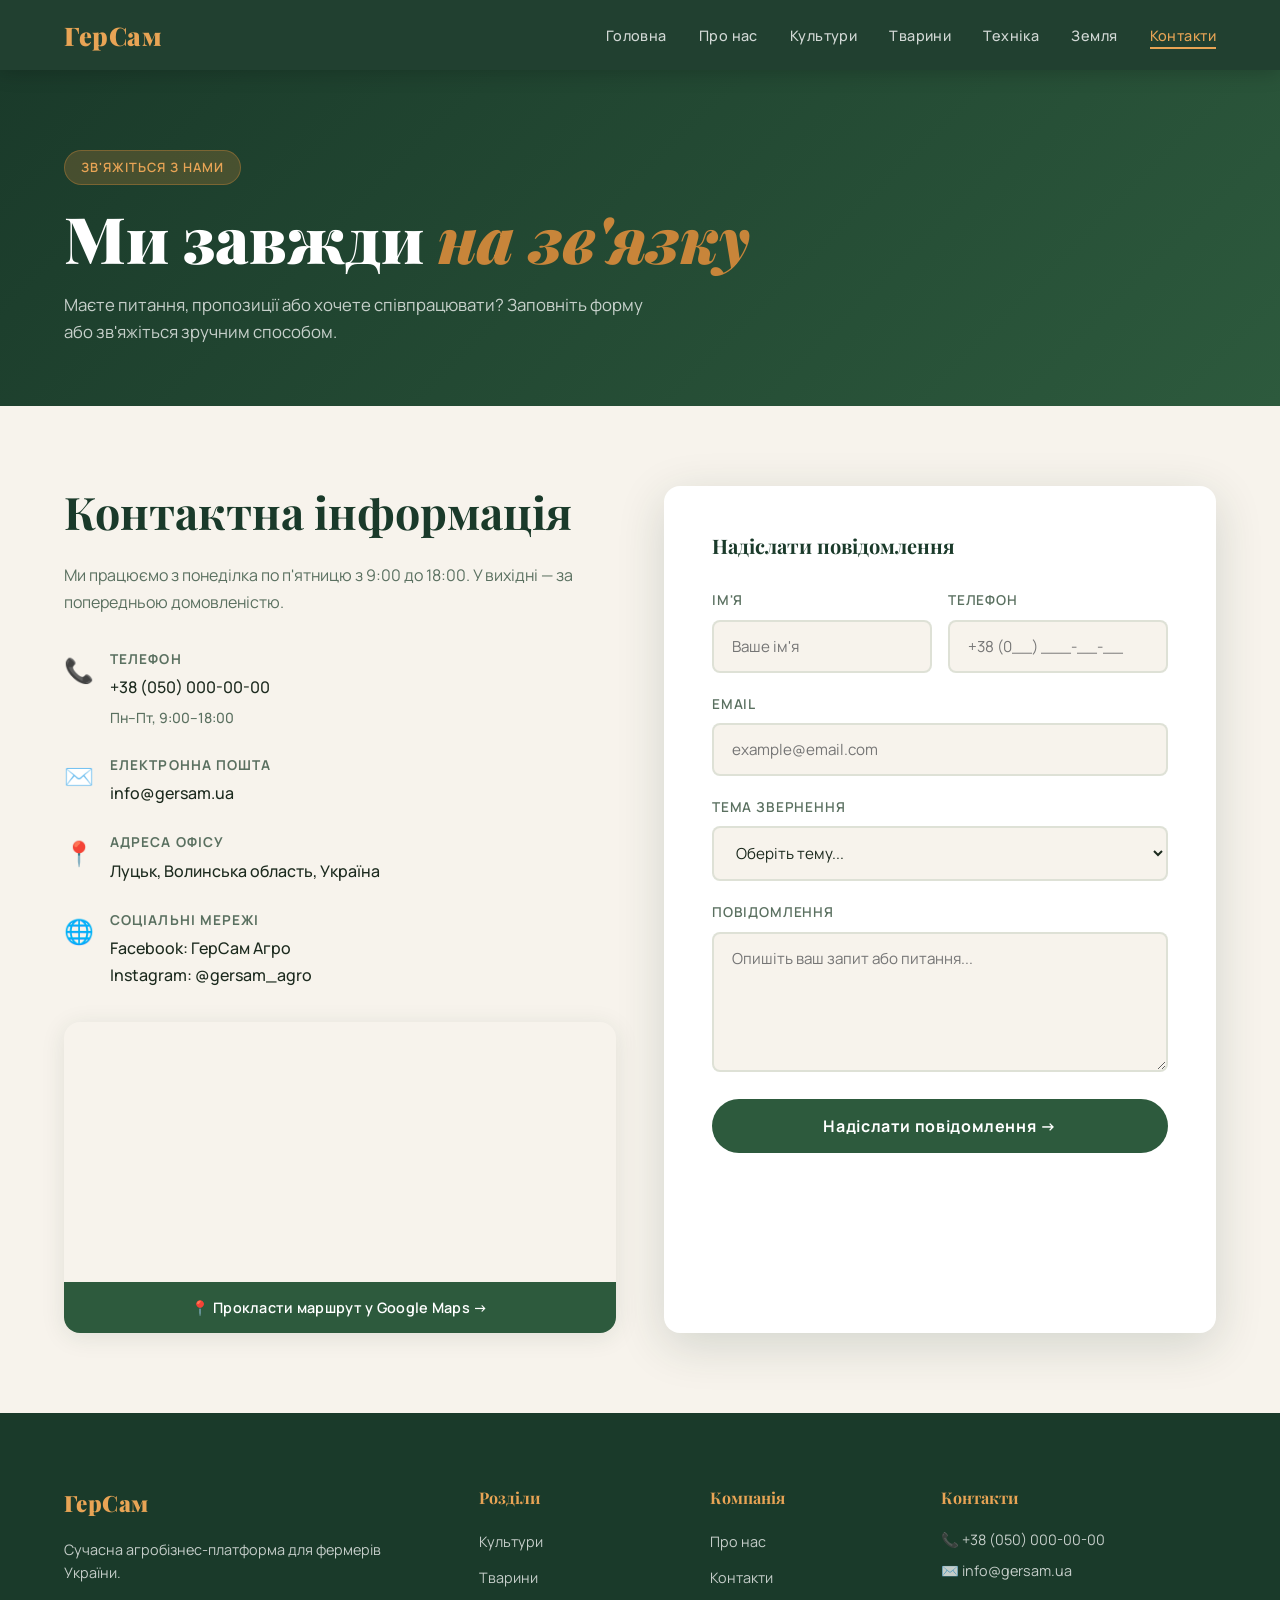
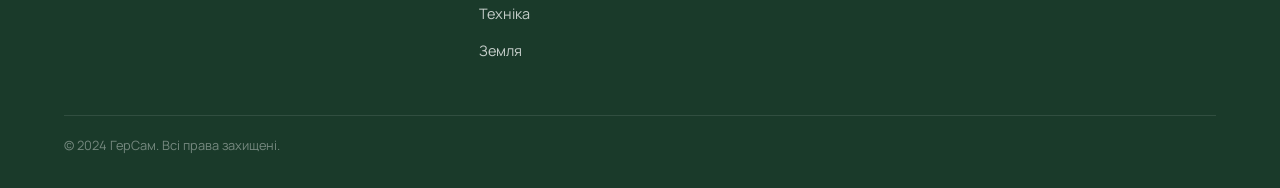
<file: contacts.html>
<!DOCTYPE html>
<html lang="uk">
<head>
  <meta charset="UTF-8">
  <meta name="viewport" content="width=device-width, initial-scale=1.0">
  <title>Контакти — ГерСам</title>
  <link rel="stylesheet" href="style.css">
  <link href="https://fonts.googleapis.com/css2?family=Playfair+Display:wght@700;900&family=Manrope:wght@300;400;500;600&display=swap" rel="stylesheet">
</head>
<body>
  <nav class="navbar">
    <a href="index.html" class="logo">ГерСам</a>
    <ul class="nav-links">
      <li><a href="index.html">Головна</a></li>
      <li><a href="about.html">Про нас</a></li>
      <li><a href="cultures.html">Культури</a></li>
      <li><a href="animals.html">Тварини</a></li>
      <li><a href="tech.html">Техніка</a></li>
      <li><a href="land.html">Земля</a></li>
      <li><a href="contacts.html" class="active">Контакти</a></li>
    </ul>
    <button class="burger" onclick="toggleMenu()">&#9776;</button>
  </nav>

  <section class="page-hero">
    <span class="hero-tag">Зв'яжіться з нами</span>
    <h1>Ми завжди <em>на зв'язку</em></h1>
    <p>Маєте питання, пропозиції або хочете співпрацювати? Заповніть форму або зв'яжіться зручним способом.</p>
  </section>

  <div class="contact-grid">
    <div class="contact-info">
      <h2>Контактна інформація</h2>
      <p>Ми працюємо з понеділка по п'ятницю з 9:00 до 18:00. У вихідні — за попередньою домовленістю.</p>

      <div class="contact-item">
        <div class="contact-item-icon">📞</div>
        <div>
          <h4>Телефон</h4>
          <p>+38 (050) 000-00-00</p>
          <p style="color:var(--text-muted); font-size:.88rem; margin-top:4px;">Пн–Пт, 9:00–18:00</p>
        </div>
      </div>

      <div class="contact-item">
        <div class="contact-item-icon">✉️</div>
        <div>
          <h4>Електронна пошта</h4>
          <p>info@gersam.ua</p>
        </div>
      </div>

      <div class="contact-item">
        <div class="contact-item-icon">📍</div>
        <div>
          <h4>Адреса офісу</h4>
          <p>Луцьк, Волинська область, Україна</p>
        </div>
      </div>

      <div class="contact-item">
        <div class="contact-item-icon">🌐</div>
        <div>
          <h4>Соціальні мережі</h4>
          <p>Facebook: ГерСам Агро</p>
          <p>Instagram: @gersam_agro</p>
        </div>
      </div>

      <!-- Google Maps embed -->
      <div style="margin-top: 32px; border-radius: var(--radius); overflow: hidden; box-shadow: var(--shadow);">
        <!-- Iframe карта -->
        <iframe
          src="https://maps.google.com/maps?q=50.9146796,25.0712212&hl=uk&z=15&output=embed"
          width="100%"
          height="260"
          style="display:block; border:0;"
          allowfullscreen=""
          loading="lazy"
          referrerpolicy="no-referrer-when-downgrade"
          title="Розташування ТОВ ГерСам">
        </iframe>
        <!-- Кнопка "Відкрити в Google Maps" -->
        <a href="https://www.google.com/maps/place/%D0%A2%D0%9E%D0%92+%D0%93%D1%96%D1%80%D0%A1%D0%B0%D0%BC/@50.9146796,25.0712212,15z"
           target="_blank"
           rel="noopener noreferrer"
           style="
             display: flex;
             align-items: center;
             justify-content: center;
             gap: 8px;
             padding: 14px 20px;
             background: var(--green);
             color: #fff;
             font-family: var(--ff-body);
             font-weight: 600;
             font-size: 0.9rem;
             letter-spacing: 0.02em;
             transition: background 0.2s;
             text-decoration: none;
           "
           onmouseover="this.style.background='var(--green-mid)'"
           onmouseout="this.style.background='var(--green)'">
          📍 Прокласти маршрут у Google Maps →
        </a>
      </div>

    </div>

    <div class="contact-form-card">
      <h3>Надіслати повідомлення</h3>
      <div class="form-row">
        <div class="form-group">
          <label>Ім'я</label>
          <input type="text" placeholder="Ваше ім'я">
        </div>
        <div class="form-group">
          <label>Телефон</label>
          <input type="tel" placeholder="+38 (0__) ___-__-__">
        </div>
      </div>
      <div class="form-group">
        <label>Email</label>
        <input type="email" placeholder="example@email.com">
      </div>
      <div class="form-group">
        <label>Тема звернення</label>
        <select>
          <option value="">Оберіть тему...</option>
          <option>Культури — загальне питання</option>
          <option>Тварини — консультація</option>
          <option>Техніка — оренда або купівля</option>
          <option>Земля — пошук або продаж</option>
          <option>Партнерство</option>
          <option>Інше</option>
        </select>
      </div>
      <div class="form-group">
        <label>Повідомлення</label>
        <textarea placeholder="Опишіть ваш запит або питання..."></textarea>
      </div>
      <button class="form-submit" onclick="handleSubmit(event)">Надіслати повідомлення →</button>
      <div id="success-msg" style="display:none; margin-top:16px; padding:16px; background: rgba(45,90,61,0.1); border-radius:8px; color:var(--green); font-weight:600; text-align:center;">
        ✅ Дякуємо! Ваше повідомлення отримано. Ми зв'яжемось з вами найближчим часом.
      </div>
    </div>
  </div>

  <footer class="footer">
    <div class="footer-brand"><span class="logo">ГерСам</span><p>Сучасна агробізнес-платформа для фермерів України.</p></div>
    <div class="footer-links"><h4>Розділи</h4><ul><li><a href="cultures.html">Культури</a></li><li><a href="animals.html">Тварини</a></li><li><a href="tech.html">Техніка</a></li><li><a href="land.html">Земля</a></li></ul></div>
    <div class="footer-links"><h4>Компанія</h4><ul><li><a href="about.html">Про нас</a></li><li><a href="contacts.html">Контакти</a></li></ul></div>
    <div class="footer-contact"><h4>Контакти</h4><p>📞 +38 (050) 000-00-00</p><p>✉️ info@gersam.ua</p></div>
    <div class="footer-bottom"><span>© 2024 ГерСам. Всі права захищені.</span></div>
  </footer>

  <script src="main.js"></script>
  <script>
    function handleSubmit(e) {
      e.preventDefault();
      document.getElementById('success-msg').style.display = 'block';
      e.target.style.opacity = '0.5';
      e.target.disabled = true;
    }
  </script>
</body>
</html>
</file>
<file: style.css>
/* =========================================================
   ГЕРСАМ — АГРОБІЗНЕС ПЛАТФОРМА
   Design: Earthy luxury — forest green, warm amber, cream
   Fonts: Playfair Display (headings) + Manrope (body)
   ========================================================= */

:root {
  --green-dark: #1a3a2a;
  --green: #2d5a3d;
  --green-mid: #3d7a53;
  --green-light: #6aab7e;
  --amber: #c8853a;
  --amber-light: #e8a455;
  --cream: #f7f3ec;
  --cream-dark: #ede7db;
  --white: #ffffff;
  --text: #1c2a1e;
  --text-muted: #5a7060;
  --border: rgba(45,90,61,0.12);

  --radius: 16px;
  --radius-sm: 8px;
  --shadow: 0 4px 24px rgba(26,58,42,0.10);
  --shadow-lg: 0 12px 48px rgba(26,58,42,0.16);

  --ff-head: 'Playfair Display', serif;
  --ff-body: 'Manrope', sans-serif;
}

*, *::before, *::after { box-sizing: border-box; margin: 0; padding: 0; }

html { scroll-behavior: smooth; }

body {
  font-family: var(--ff-body);
  color: var(--text);
  background: var(--cream);
  line-height: 1.65;
  font-size: 16px;
}

/* ========== TYPOGRAPHY ========== */
h1, h2, h3 { font-family: var(--ff-head); line-height: 1.15; }
h1 { font-size: clamp(2.4rem, 5vw, 4rem); font-weight: 900; }
h2 { font-size: clamp(1.8rem, 3.5vw, 2.8rem); font-weight: 700; }
h3 { font-size: 1.25rem; font-weight: 700; }
em { font-style: italic; color: var(--amber); }
a { text-decoration: none; color: inherit; }

/* ========== NAVBAR ========== */
.navbar {
  position: sticky;
  top: 0;
  z-index: 100;
  display: flex;
  align-items: center;
  justify-content: space-between;
  padding: 0 5%;
  height: 70px;
  background: rgba(26,58,42,0.97);
  backdrop-filter: blur(12px);
  box-shadow: 0 2px 20px rgba(0,0,0,0.2);
}
.logo {
  font-family: var(--ff-head);
  font-size: 1.6rem;
  font-weight: 900;
  color: var(--amber-light);
  letter-spacing: 0.02em;
}
.nav-links {
  display: flex;
  gap: 2rem;
  list-style: none;
}
.nav-links a {
  color: rgba(255,255,255,0.8);
  font-size: 0.9rem;
  font-weight: 500;
  letter-spacing: 0.03em;
  transition: color 0.2s;
  position: relative;
}
.nav-links a::after {
  content: '';
  position: absolute;
  bottom: -4px; left: 0;
  width: 0; height: 2px;
  background: var(--amber-light);
  transition: width 0.3s;
}
.nav-links a:hover, .nav-links a.active { color: var(--amber-light); }
.nav-links a:hover::after, .nav-links a.active::after { width: 100%; }
.burger {
  display: none;
  background: none; border: none;
  color: var(--white);
  font-size: 1.6rem;
  cursor: pointer;
}

/* ========== BUTTONS ========== */
.btn-primary {
  display: inline-block;
  padding: 14px 32px;
  background: var(--amber);
  color: var(--white);
  border-radius: 50px;
  font-weight: 600;
  font-size: 0.95rem;
  letter-spacing: 0.02em;
  transition: background 0.2s, transform 0.2s, box-shadow 0.2s;
  box-shadow: 0 4px 20px rgba(200,133,58,0.35);
}
.btn-primary:hover { background: var(--amber-light); transform: translateY(-2px); box-shadow: 0 8px 28px rgba(200,133,58,0.45); }
.btn-primary.light { background: var(--white); color: var(--green-dark); }
.btn-primary.light:hover { background: var(--cream); }
.btn-outline {
  display: inline-block;
  padding: 14px 32px;
  border: 2px solid rgba(255,255,255,0.5);
  color: var(--white);
  border-radius: 50px;
  font-weight: 600;
  font-size: 0.95rem;
  transition: border-color 0.2s, background 0.2s;
}
.btn-outline:hover { border-color: var(--white); background: rgba(255,255,255,0.1); }

/* ========== HERO ========== */
.hero {
  position: relative;
  display: grid;
  grid-template-columns: 1fr 1fr;
  align-items: center;
  min-height: 88vh;
  padding: 80px 5%;
  overflow: hidden;
  background: linear-gradient(135deg, var(--green-dark) 0%, var(--green) 60%, var(--green-mid) 100%);
}
.hero-bg {
  position: absolute; inset: 0;
  background: radial-gradient(ellipse at 70% 50%, rgba(200,133,58,0.12) 0%, transparent 60%),
              url("data:image/svg+xml,%3Csvg width='60' height='60' viewBox='0 0 60 60' xmlns='http://www.w3.org/2000/svg'%3E%3Cg fill='none' fill-rule='evenodd'%3E%3Cg fill='%23ffffff' fill-opacity='0.03'%3E%3Cpath d='M36 34v-4h-2v4h-4v2h4v4h2v-4h4v-2h-4zm0-30V0h-2v4h-4v2h4v4h2V6h4V4h-4zM6 34v-4H4v4H0v2h4v4h2v-4h4v-2H6zM6 4V0H4v4H0v2h4v4h2V6h4V4H6z'/%3E%3C/g%3E%3C/g%3E%3C/svg%3E");
  pointer-events: none;
}
.hero-content { position: relative; z-index: 1; }
.hero-tag {
  display: inline-block;
  padding: 6px 16px;
  background: rgba(200,133,58,0.25);
  border: 1px solid rgba(200,133,58,0.4);
  color: var(--amber-light);
  border-radius: 50px;
  font-size: 0.8rem;
  font-weight: 600;
  letter-spacing: 0.08em;
  text-transform: uppercase;
  margin-bottom: 24px;
}
.hero h1 { color: var(--white); margin-bottom: 20px; }
.hero p { color: rgba(255,255,255,0.75); font-size: 1.1rem; max-width: 480px; margin-bottom: 36px; line-height: 1.7; }
.hero-cta { display: flex; gap: 16px; flex-wrap: wrap; }
.hero-image { position: relative; z-index: 1; display: flex; justify-content: center; }
.hero-img-card {
  width: 100%;
  max-width: 440px;
  aspect-ratio: 4/3;
  border-radius: 24px;
  overflow: hidden;
  box-shadow: var(--shadow-lg);
}
.hero-ph { width: 100%; height: 100%; background: linear-gradient(135deg, #3d7a53 0%, #5a9e6e 40%, #7abf88 70%, #c8853a 100%); display: flex; align-items: center; justify-content: center; font-size: 5rem; }

/* ========== STATS ========== */
.stats {
  display: flex;
  justify-content: center;
  gap: 0;
  background: var(--white);
  box-shadow: var(--shadow);
}
.stat-item {
  flex: 1;
  display: flex;
  flex-direction: column;
  align-items: center;
  padding: 36px 20px;
  border-right: 1px solid var(--border);
}
.stat-item:last-child { border-right: none; }
.stat-num {
  font-family: var(--ff-head);
  font-size: 2.4rem;
  font-weight: 900;
  color: var(--green);
}
.stat-label {
  font-size: 0.85rem;
  font-weight: 500;
  color: var(--text-muted);
  text-transform: uppercase;
  letter-spacing: 0.06em;
}

/* ========== SECTION HEADERS ========== */
.section-header { margin-bottom: 52px; }
.section-tag {
  display: inline-block;
  font-size: 0.75rem;
  font-weight: 700;
  letter-spacing: 0.12em;
  text-transform: uppercase;
  color: var(--amber);
  margin-bottom: 12px;
}
.section-header h2 { color: var(--green-dark); }

/* ========== SERVICES ========== */
.services {
  padding: 96px 5%;
  background: var(--cream);
}
.services-grid {
  display: grid;
  grid-template-columns: repeat(4, 1fr);
  gap: 24px;
}
.service-card {
  display: flex;
  flex-direction: column;
  padding: 36px 28px;
  background: var(--white);
  border-radius: var(--radius);
  border: 1px solid var(--border);
  transition: transform 0.3s, box-shadow 0.3s, border-color 0.3s;
  position: relative;
  overflow: hidden;
  cursor: pointer;
}
.service-card::before {
  content: '';
  position: absolute;
  bottom: 0; left: 0;
  width: 100%; height: 3px;
  background: linear-gradient(90deg, var(--green), var(--amber));
  transform: scaleX(0);
  transform-origin: left;
  transition: transform 0.3s;
}
.service-card:hover { transform: translateY(-6px); box-shadow: var(--shadow-lg); border-color: var(--green-light); }
.service-card:hover::before { transform: scaleX(1); }
.service-card.featured { background: var(--green-dark); color: var(--white); border-color: var(--green-dark); }
.service-card.featured h3 { color: var(--amber-light); }
.service-card.featured p { color: rgba(255,255,255,0.75); }
.service-card.featured .card-arrow { color: var(--amber-light); }
.service-icon { font-size: 2.4rem; margin-bottom: 20px; }
.service-card h3 { margin-bottom: 12px; color: var(--green-dark); }
.service-card p { color: var(--text-muted); font-size: 0.92rem; flex: 1; }
.card-arrow { display: block; margin-top: 24px; font-size: 1.4rem; color: var(--amber); font-weight: 700; transition: transform 0.2s; }
.service-card:hover .card-arrow { transform: translateX(6px); }

/* ========== NEWS ========== */
.news {
  padding: 96px 5%;
  background: var(--cream-dark);
}
.news-grid {
  display: grid;
  grid-template-columns: 1.5fr 1fr 1fr;
  gap: 24px;
}
.news-card {
  background: var(--white);
  border-radius: var(--radius);
  overflow: hidden;
  box-shadow: var(--shadow);
  transition: transform 0.3s, box-shadow 0.3s;
}
.news-card:hover { transform: translateY(-4px); box-shadow: var(--shadow-lg); }
.news-img {
  width: 100%;
  aspect-ratio: 16/9;
  background: var(--cream-dark);
}
.news-card.big .news-img { aspect-ratio: 16/10; }
.ph-green { background: linear-gradient(135deg, #2d5a3d, #6aab7e); }
.ph-amber { background: linear-gradient(135deg, #c8853a, #e8c47a); }
.ph-brown { background: linear-gradient(135deg, #5a3a1a, #a07040); }
.news-body { padding: 24px; }
.news-cat {
  display: inline-block;
  font-size: 0.72rem;
  font-weight: 700;
  letter-spacing: 0.1em;
  text-transform: uppercase;
  color: var(--amber);
  margin-bottom: 10px;
}
.news-body h3 { font-size: 1.05rem; color: var(--green-dark); margin-bottom: 10px; }
.news-body p { font-size: 0.9rem; color: var(--text-muted); margin-bottom: 12px; }
.news-date { font-size: 0.8rem; color: var(--text-muted); font-weight: 500; }

/* ========== CTA BANNER ========== */
.cta-banner {
  display: flex;
  align-items: center;
  justify-content: space-between;
  gap: 32px;
  padding: 72px 5%;
  background: linear-gradient(135deg, var(--green-dark), var(--green));
  flex-wrap: wrap;
}
.cta-text h2 { color: var(--white); margin-bottom: 12px; }
.cta-text p { color: rgba(255,255,255,0.75); font-size: 1.05rem; }

/* ========== FOOTER ========== */
.footer {
  display: grid;
  grid-template-columns: 2fr 1fr 1fr 1.5fr;
  gap: 48px;
  padding: 72px 5% 32px;
  background: var(--green-dark);
  color: rgba(255,255,255,0.75);
  position: relative;
}
.footer::after {
  content: '';
  position: absolute;
  bottom: 72px; left: 5%; right: 5%;
  height: 1px;
  background: rgba(255,255,255,0.1);
}
.footer-brand .logo { display: block; margin-bottom: 16px; font-size: 1.4rem; }
.footer-brand p { font-size: 0.9rem; line-height: 1.6; }
.footer-links h4, .footer-contact h4 { color: var(--amber-light); font-family: var(--ff-head); margin-bottom: 16px; font-size: 1rem; }
.footer-links ul { list-style: none; display: flex; flex-direction: column; gap: 10px; }
.footer-links a { font-size: 0.9rem; transition: color 0.2s; }
.footer-links a:hover { color: var(--amber-light); }
.footer-contact p { font-size: 0.9rem; margin-bottom: 8px; }
.footer-bottom {
  grid-column: 1 / -1;
  font-size: 0.8rem;
  color: rgba(255,255,255,0.4);
  padding-top: 24px;
}

/* ========== PAGE HERO (inner pages) ========== */
.page-hero {
  padding: 80px 5% 60px;
  background: linear-gradient(135deg, var(--green-dark), var(--green));
  color: var(--white);
}
.page-hero .hero-tag { margin-bottom: 16px; }
.page-hero h1 { margin-bottom: 16px; }
.page-hero p { color: rgba(255,255,255,0.75); font-size: 1.05rem; max-width: 600px; }

/* ========== CONTENT GRID ========== */
.content-section { padding: 80px 5%; }
.content-grid {
  display: grid;
  grid-template-columns: repeat(3, 1fr);
  gap: 28px;
}
.content-card {
  background: var(--white);
  border-radius: var(--radius);
  padding: 36px 28px;
  box-shadow: var(--shadow);
  border: 1px solid var(--border);
  transition: transform 0.3s, box-shadow 0.3s;
}
.content-card:hover { transform: translateY(-4px); box-shadow: var(--shadow-lg); }
.content-card .icon { font-size: 2.2rem; margin-bottom: 16px; }
.content-card h3 { color: var(--green-dark); margin-bottom: 12px; }
.content-card p { color: var(--text-muted); font-size: 0.92rem; line-height: 1.7; }
.content-card ul { color: var(--text-muted); font-size: 0.92rem; padding-left: 18px; line-height: 2; }
.tag { display: inline-block; padding: 4px 12px; background: rgba(45,90,61,0.1); color: var(--green); border-radius: 50px; font-size: 0.78rem; font-weight: 600; margin: 4px 2px; }
.tag.amber { background: rgba(200,133,58,0.15); color: var(--amber); }

/* ========== 2-COL LAYOUT ========== */
.two-col { display: grid; grid-template-columns: 1fr 1fr; gap: 48px; align-items: center; }
.two-col.reverse { direction: rtl; }
.two-col.reverse > * { direction: ltr; }
.col-img { border-radius: var(--radius); overflow: hidden; aspect-ratio: 4/3; }
.ph-field { width: 100%; height: 100%; background: linear-gradient(135deg, #3d7a53, #7abf88, #c8d87e); display: flex; align-items: center; justify-content: center; font-size: 4rem; }
.ph-cows { width: 100%; height: 100%; background: linear-gradient(135deg, #5a3a1a, #8b6040, #c8853a); display: flex; align-items: center; justify-content: center; font-size: 4rem; }
.ph-tractor { width: 100%; height: 100%; background: linear-gradient(135deg, #1a3a2a, #2d5a3d, #3d7a53); display: flex; align-items: center; justify-content: center; font-size: 4rem; }
.ph-land { width: 100%; height: 100%; background: linear-gradient(135deg, #5c4826, #8b7040, #c8a870); display: flex; align-items: center; justify-content: center; font-size: 4rem; }
.col-text h2 { color: var(--green-dark); margin-bottom: 20px; }
.col-text p { color: var(--text-muted); margin-bottom: 16px; line-height: 1.75; }

/* ========== CONTACT PAGE ========== */
.contact-grid { display: grid; grid-template-columns: 1fr 1fr; gap: 48px; padding: 80px 5%; }
.contact-info h2 { color: var(--green-dark); margin-bottom: 24px; }
.contact-info p { color: var(--text-muted); margin-bottom: 32px; line-height: 1.7; }
.contact-item { display: flex; gap: 16px; align-items: flex-start; margin-bottom: 24px; }
.contact-item-icon { font-size: 1.5rem; padding-top: 2px; flex-shrink: 0; }
.contact-item h4 { font-size: 0.85rem; color: var(--text-muted); text-transform: uppercase; letter-spacing: 0.08em; margin-bottom: 4px; }
.contact-item p { color: var(--text); font-weight: 500; margin: 0; }
.contact-form-card {
  background: var(--white);
  border-radius: var(--radius);
  padding: 48px;
  box-shadow: var(--shadow-lg);
}
.contact-form-card h3 { color: var(--green-dark); margin-bottom: 32px; }
.form-group { margin-bottom: 20px; }
.form-group label { display: block; font-size: 0.85rem; font-weight: 600; color: var(--text-muted); margin-bottom: 8px; text-transform: uppercase; letter-spacing: 0.06em; }
.form-group input,
.form-group textarea,
.form-group select {
  width: 100%;
  padding: 14px 18px;
  border: 2px solid var(--border);
  border-radius: var(--radius-sm);
  font-family: var(--ff-body);
  font-size: 0.95rem;
  color: var(--text);
  background: var(--cream);
  outline: none;
  transition: border-color 0.2s, box-shadow 0.2s;
}
.form-group input:focus,
.form-group textarea:focus,
.form-group select:focus { border-color: var(--green-mid); box-shadow: 0 0 0 4px rgba(45,90,61,0.1); }
.form-group textarea { resize: vertical; min-height: 140px; }
.form-submit { width: 100%; padding: 16px; border: none; border-radius: 50px; background: var(--green); color: var(--white); font-family: var(--ff-body); font-size: 1rem; font-weight: 700; letter-spacing: 0.04em; cursor: pointer; transition: background 0.2s, transform 0.2s; }
.form-submit:hover { background: var(--green-mid); transform: translateY(-2px); }
.form-row { display: grid; grid-template-columns: 1fr 1fr; gap: 16px; }

/* ========== ABOUT ========== */
.team-grid { display: grid; grid-template-columns: repeat(3, 1fr); gap: 28px; }
.team-card { background: var(--white); border-radius: var(--radius); overflow: hidden; box-shadow: var(--shadow); text-align: center; }
.team-avatar { width: 100%; height: 180px; background: linear-gradient(135deg, var(--green-light), var(--amber)); display: flex; align-items: center; justify-content: center; font-size: 4rem; }
.team-info { padding: 24px; }
.team-info h3 { color: var(--green-dark); margin-bottom: 6px; }
.team-info p { color: var(--text-muted); font-size: 0.9rem; }

/* ========== MOBILE NAV ========== */
@media (max-width: 900px) {
  .burger { display: block; }
  .nav-links { display: none; flex-direction: column; position: absolute; top: 70px; left: 0; right: 0; background: var(--green-dark); padding: 20px 5%; gap: 0; }
  .nav-links.open { display: flex; }
  .nav-links li { border-bottom: 1px solid rgba(255,255,255,0.08); }
  .nav-links a { display: block; padding: 14px 0; }
  .hero { grid-template-columns: 1fr; min-height: auto; padding: 60px 5%; }
  .hero-image { display: none; }
  .services-grid { grid-template-columns: 1fr 1fr; }
  .news-grid { grid-template-columns: 1fr; }
  .stats { flex-wrap: wrap; }
  .stat-item { flex: 1 1 50%; border: 1px solid var(--border); }
  .footer { grid-template-columns: 1fr 1fr; }
  .two-col { grid-template-columns: 1fr; }
  .content-grid { grid-template-columns: 1fr 1fr; }
  .contact-grid { grid-template-columns: 1fr; }
  .form-row { grid-template-columns: 1fr; }
  .team-grid { grid-template-columns: 1fr 1fr; }
}

@media (max-width: 540px) {
  .services-grid, .content-grid, .team-grid { grid-template-columns: 1fr; }
  .cta-banner { flex-direction: column; text-align: center; }
  .footer { grid-template-columns: 1fr; gap: 32px; }
}

/* ========== ANIMATIONS ========== */
@keyframes fadeUp {
  from { opacity: 0; transform: translateY(28px); }
  to { opacity: 1; transform: translateY(0); }
}
.hero-content { animation: fadeUp 0.7s ease both; }
.hero-image { animation: fadeUp 0.7s 0.2s ease both; }
.stats { animation: fadeUp 0.7s 0.3s ease both; }
</file>
